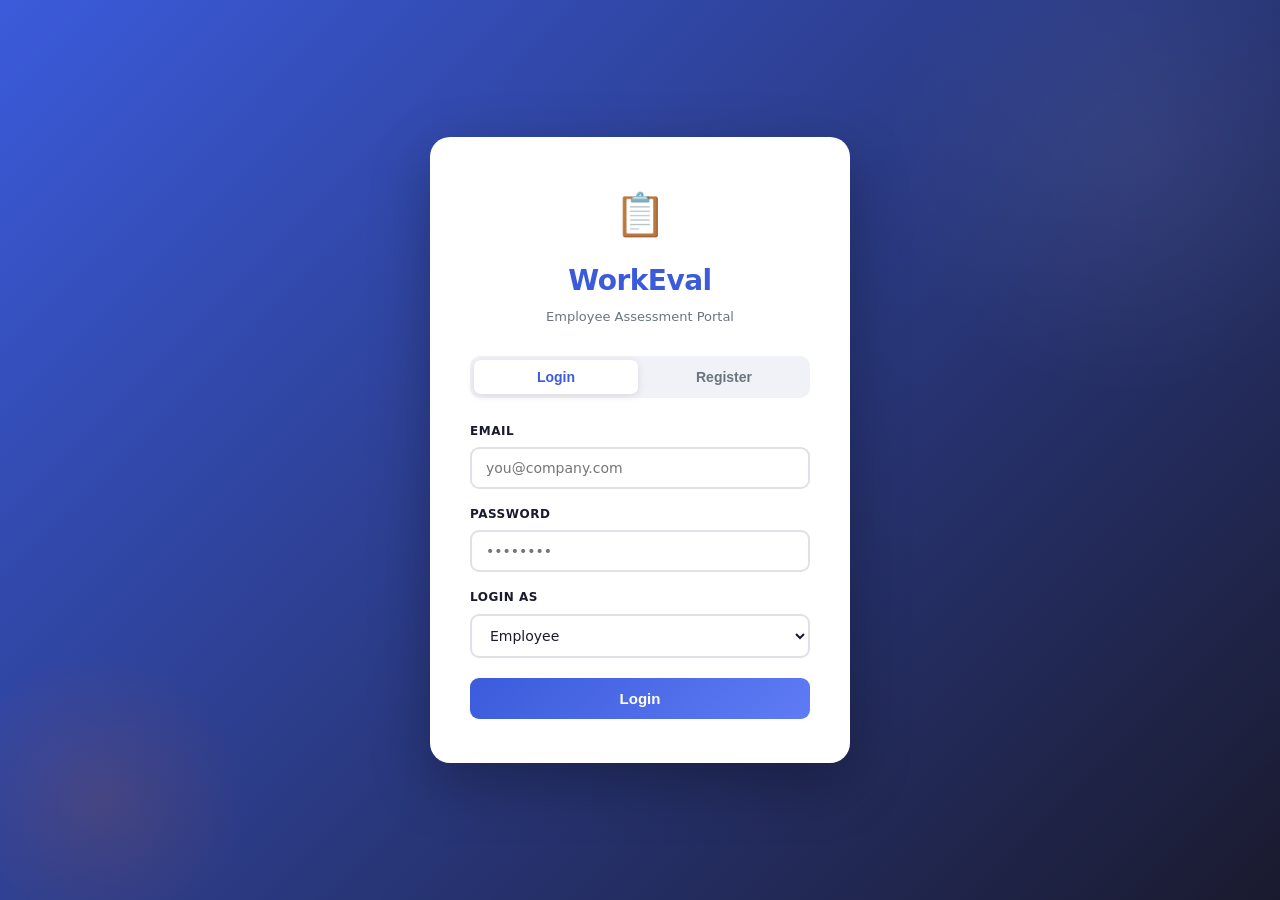
<file: Frontend/index.html>
<!DOCTYPE html>
<html lang="en">
<head>
  <meta charset="UTF-8" />
  <meta name="viewport" content="width=device-width, initial-scale=1.0"/>
  <title>WorkEval – Employee Assessment</title>
  <link rel="stylesheet" href="style.css" />
  <link href="https://fonts.googleapis.com/css2?family=Poppins:wght@300;400;500;600;700;800&display=swap" rel="stylesheet">
</head>
<body>
  <div class="auth-wrapper">
    <div class="auth-card">
      <div class="brand">
        <span class="brand-icon">📋</span>
        <h1>WorkEval</h1>
        <p>Employee Assessment Portal</p>
      </div>

      <div class="tabs">
        <button class="tab active" onclick="switchTab('login')">Login</button>
        <button class="tab" onclick="switchTab('register')">Register</button>
      </div>

      <!-- Login Form -->
      <div id="login-form">
        <div class="form-group">
          <label>Email</label>
          <input type="email" id="login-email" placeholder="you@company.com" />
        </div>
        <div class="form-group">
          <label>Password</label>
          <input type="password" id="login-password" placeholder="••••••••" />
        </div>
        <div class="form-group">
          <label>Login as</label>
          <select id="login-role">
            <option value="employee">Employee</option>
            <option value="admin">Admin / HR</option>
          </select>
        </div>
        <button class="btn-primary" onclick="login()">Login</button>
        <div id="login-msg" class="msg"></div>
      </div>

      <!-- Register Form -->
      <div id="register-form" style="display:none">
        <div class="form-group">
          <label>Full Name</label>
          <input type="text" id="reg-name" placeholder="Jane Smith" />
        </div>
        <div class="form-group">
          <label>Email</label>
          <input type="email" id="reg-email" placeholder="you@company.com" />
        </div>
        <div class="form-group">
          <label>Password</label>
          <input type="password" id="reg-password" placeholder="••••••••" />
        </div>
        <div class="form-group">
          <label>Department</label>
          <input type="text" id="reg-dept" placeholder="Engineering" />
        </div>
        <button class="btn-primary" onclick="register()">Create Account</button>
        <div id="register-msg" class="msg"></div>
      </div>
    </div>
  </div>
  <script src="config.js"></script>
    <script src="auth.js"></script>
</body>
</html>
</file>
<file: Frontend/style.css>
/* ============ RESET & BASE ============ */
*, *::before, *::after { box-sizing: border-box; margin: 0; padding: 0; }

:root {
  --bg: #f0f2f8;
  --white: #ffffff;
  --primary: #3b5bdb;
  --primary-light: #e7ecff;
  --primary-dark: #2f4ac4;
  --accent: #f76707;
  --text: #1a1a2e;
  --muted: #6c757d;
  --border: #dee2e6;
  --success: #2f9e44;
  --danger: #e03131;
  --warning: #f59f00;
  --shadow: 0 2px 16px rgba(59,91,219,0.08);
  --shadow-lg: 0 8px 32px rgba(59,91,219,0.15);
  --radius: 12px;
}

body {
  font-family: 'Segoe UI', system-ui, sans-serif;
  background: var(--bg);
  color: var(--text);
  line-height: 1.6;
  font-size: 15px;
}

/* ============ ANIMATIONS ============ */
@keyframes fadeInUp {
  from { opacity: 0; transform: translateY(20px); }
  to   { opacity: 1; transform: translateY(0); }
}
@keyframes fadeIn {
  from { opacity: 0; }
  to   { opacity: 1; }
}
@keyframes slideInLeft {
  from { opacity: 0; transform: translateX(-24px); }
  to   { opacity: 1; transform: translateX(0); }
}
@keyframes slideInRight {
  from { opacity: 0; transform: translateX(24px); }
  to   { opacity: 1; transform: translateX(0); }
}
@keyframes scaleIn {
  from { opacity: 0; transform: scale(0.92); }
  to   { opacity: 1; transform: scale(1); }
}
@keyframes pulse {
  0%, 100% { box-shadow: 0 0 0 0 rgba(59,91,219,0.3); }
  50%       { box-shadow: 0 0 0 10px rgba(59,91,219,0); }
}
@keyframes shimmer {
  0%   { background-position: -200% 0; }
  100% { background-position: 200% 0; }
}
@keyframes countUp {
  from { opacity: 0; transform: translateY(8px); }
  to   { opacity: 1; transform: translateY(0); }
}
@keyframes spin {
  to { transform: rotate(360deg); }
}
@keyframes bounceIn {
  0%   { transform: scale(0.3); opacity: 0; }
  50%  { transform: scale(1.05); }
  70%  { transform: scale(0.95); }
  100% { transform: scale(1); opacity: 1; }
}
@keyframes progressFill {
  from { width: 0%; }
}
@keyframes glow {
  0%, 100% { box-shadow: 0 0 8px rgba(59,91,219,0.4); }
  50%       { box-shadow: 0 0 20px rgba(59,91,219,0.7); }
}
@keyframes floatUp {
  0%   { transform: translateY(0); }
  50%  { transform: translateY(-6px); }
  100% { transform: translateY(0); }
}
@keyframes ripple {
  0%   { transform: scale(0); opacity: 0.5; }
  100% { transform: scale(4); opacity: 0; }
}

.animate-fade-up   { animation: fadeInUp 0.5s ease both; }
.animate-fade      { animation: fadeIn 0.4s ease both; }
.animate-scale     { animation: scaleIn 0.4s ease both; }
.animate-slide-left { animation: slideInLeft 0.4s ease both; }

/* Stagger delays */
.delay-1 { animation-delay: 0.05s; }
.delay-2 { animation-delay: 0.1s; }
.delay-3 { animation-delay: 0.15s; }
.delay-4 { animation-delay: 0.2s; }

/* ============ AUTH PAGE ============ */
.auth-wrapper {
  min-height: 100vh;
  display: flex;
  align-items: center;
  justify-content: center;
  background: linear-gradient(135deg, #3b5bdb 0%, #1a1a2e 100%);
  padding: 20px;
  position: relative;
  overflow: hidden;
}
.auth-wrapper::before {
  content: '';
  position: absolute;
  width: 500px; height: 500px;
  background: radial-gradient(circle, rgba(255,255,255,0.06) 0%, transparent 70%);
  top: -100px; right: -100px;
  animation: floatUp 6s ease-in-out infinite;
}
.auth-wrapper::after {
  content: '';
  position: absolute;
  width: 300px; height: 300px;
  background: radial-gradient(circle, rgba(247,103,7,0.12) 0%, transparent 70%);
  bottom: -50px; left: -50px;
  animation: floatUp 8s ease-in-out infinite reverse;
}

.auth-card {
  background: var(--white);
  border-radius: 20px;
  padding: 44px 40px;
  width: 100%;
  max-width: 420px;
  box-shadow: 0 20px 60px rgba(0,0,0,0.3);
  animation: scaleIn 0.5s ease;
  position: relative;
  z-index: 1;
}

.brand { text-align: center; margin-bottom: 28px; }
.brand-icon {
  font-size: 42px;
  display: block;
  margin-bottom: 10px;
  animation: bounceIn 0.7s ease;
}
.brand h1 {
  font-size: 28px;
  font-weight: 800;
  color: var(--primary);
  letter-spacing: -0.5px;
}
.brand p { color: var(--muted); font-size: 13px; margin-top: 4px; }

.tabs {
  display: flex;
  gap: 4px;
  background: var(--bg);
  border-radius: 10px;
  padding: 4px;
  margin-bottom: 24px;
}
.tab {
  flex: 1;
  padding: 9px;
  border: none;
  background: transparent;
  border-radius: 7px;
  cursor: pointer;
  font-size: 14px;
  font-weight: 600;
  color: var(--muted);
  transition: all 0.25s;
}
.tab.active {
  background: var(--white);
  color: var(--primary);
  box-shadow: 0 2px 8px rgba(0,0,0,0.1);
}

/* ============ FORMS ============ */
.form-group { margin-bottom: 16px; }
.form-group label {
  display: block;
  font-size: 12px;
  font-weight: 700;
  color: var(--text);
  margin-bottom: 6px;
  text-transform: uppercase;
  letter-spacing: 0.5px;
}
.form-group input,
.form-group select,
.form-group textarea {
  width: 100%;
  padding: 11px 14px;
  border: 2px solid var(--border);
  border-radius: 9px;
  font-size: 14px;
  font-family: inherit;
  background: var(--white);
  color: var(--text);
  transition: border 0.2s, box-shadow 0.2s;
  outline: none;
}
.form-group input:focus,
.form-group select:focus,
.form-group textarea:focus {
  border-color: var(--primary);
  box-shadow: 0 0 0 3px rgba(59,91,219,0.12);
}
.form-group textarea { resize: vertical; min-height: 80px; }

/* ============ BUTTONS ============ */
.btn-primary {
  width: 100%;
  padding: 12px;
  background: linear-gradient(135deg, var(--primary), #5f7cf5);
  color: #fff;
  border: none;
  border-radius: 9px;
  font-size: 15px;
  font-weight: 700;
  cursor: pointer;
  transition: all 0.25s;
  margin-top: 4px;
  position: relative;
  overflow: hidden;
}
.btn-primary:hover {
  transform: translateY(-1px);
  box-shadow: 0 6px 20px rgba(59,91,219,0.35);
}
.btn-primary:active { transform: translateY(0); }

/* Ripple effect on buttons */
.btn-primary::after {
  content: '';
  position: absolute;
  width: 100%; height: 100%;
  top: 0; left: 0;
  background: rgba(255,255,255,0.15);
  opacity: 0;
  transition: opacity 0.3s;
}
.btn-primary:hover::after { opacity: 1; }

.btn-sm {
  padding: 7px 16px;
  border-radius: 7px;
  font-size: 13px;
  font-weight: 600;
  cursor: pointer;
  border: none;
  transition: all 0.2s;
  position: relative;
  overflow: hidden;
}
.btn-sm:hover { transform: translateY(-1px); }
.btn-sm:active { transform: translateY(0); }

.btn-blue { background: var(--primary); color: #fff; }
.btn-blue:hover { background: var(--primary-dark); box-shadow: 0 4px 12px rgba(59,91,219,0.3); }
.btn-orange { background: var(--accent); color: #fff; }
.btn-orange:hover { background: #e05f00; }
.btn-red { background: var(--danger); color: #fff; }
.btn-red:hover { background: #c02929; box-shadow: 0 4px 12px rgba(224,49,49,0.3); }
.btn-green { background: var(--success); color: #fff; }
.btn-green:hover { background: #257a35; }
.btn-outline {
  background: transparent;
  color: var(--primary);
  border: 2px solid var(--primary);
}
.btn-outline:hover { background: var(--primary-light); }

/* ============ MESSAGES ============ */
.msg { margin-top: 10px; font-size: 13px; padding: 10px 14px; border-radius: 8px; display: none; animation: fadeInUp 0.3s ease; }
.msg.error { background: #fff5f5; color: var(--danger); border: 1.5px solid #ffc9c9; display: block; }
.msg.success { background: #ebfbee; color: var(--success); border: 1.5px solid #b2f2bb; display: block; }

/* ============ DASHBOARD LAYOUT ============ */
.dashboard { display: flex; min-height: 100vh; }

.sidebar {
  width: 220px;
  background: linear-gradient(180deg, #1a1a2e 0%, #2d2d4e 100%);
  padding: 24px 14px;
  display: flex;
  flex-direction: column;
  flex-shrink: 0;
  animation: slideInLeft 0.4s ease;
}

.sidebar-brand {
  display: flex;
  align-items: center;
  gap: 10px;
  margin-bottom: 32px;
  padding: 0 6px;
}
.sidebar-brand span { font-size: 24px; }
.sidebar-brand strong {
  font-size: 18px;
  color: #fff;
  font-weight: 800;
  letter-spacing: -0.3px;
}

.nav-item {
  display: flex;
  align-items: center;
  gap: 10px;
  padding: 10px 12px;
  border-radius: 9px;
  cursor: pointer;
  color: rgba(255,255,255,0.55);
  font-size: 14px;
  font-weight: 500;
  margin-bottom: 3px;
  transition: all 0.2s;
  border: none;
  background: transparent;
  width: 100%;
  text-align: left;
  position: relative;
  overflow: hidden;
}
.nav-item:hover {
  background: rgba(255,255,255,0.08);
  color: rgba(255,255,255,0.9);
  transform: translateX(3px);
}
.nav-item.active {
  background: linear-gradient(135deg, var(--primary), #5f7cf5);
  color: #fff;
  font-weight: 700;
  box-shadow: 0 4px 15px rgba(59,91,219,0.4);
}
.nav-item .icon { font-size: 16px; width: 20px; text-align: center; }

.sidebar-footer { margin-top: auto; }
.user-info {
  padding: 12px;
  border-top: 1px solid rgba(255,255,255,0.1);
  padding-top: 16px;
  margin-bottom: 8px;
}
.user-info .name { font-weight: 700; font-size: 14px; color: #fff; }
.user-info .role-badge { font-size: 11px; color: rgba(255,255,255,0.45); margin-top: 2px; }
.btn-logout {
  width: 100%;
  padding: 9px;
  background: rgba(255,255,255,0.07);
  border: 1px solid rgba(255,255,255,0.12);
  border-radius: 8px;
  cursor: pointer;
  font-size: 13px;
  color: rgba(255,255,255,0.55);
  transition: all 0.2s;
}
.btn-logout:hover {
  background: rgba(224,49,49,0.2);
  color: #ff8787;
  border-color: rgba(224,49,49,0.3);
}

.main-content {
  flex: 1;
  padding: 32px 36px;
  overflow-y: auto;
}

/* ============ PAGES ============ */
.page { display: none; }
.page.active { display: block; animation: fadeInUp 0.4s ease; }

.page-header { margin-bottom: 28px; }
.page-header h2 {
  font-size: 24px;
  font-weight: 800;
  letter-spacing: -0.3px;
}
.page-header p { color: var(--muted); font-size: 14px; margin-top: 5px; }

/* ============ CARDS ============ */
.card {
  background: var(--white);
  border-radius: var(--radius);
  padding: 22px 24px;
  box-shadow: var(--shadow);
  border: 1px solid rgba(0,0,0,0.04);
  transition: box-shadow 0.3s;
}
.card:hover { box-shadow: var(--shadow-lg); }

/* ============ STAT CARDS ============ */
.stats-row {
  display: grid;
  grid-template-columns: repeat(auto-fit, minmax(160px, 1fr));
  gap: 16px;
  margin-bottom: 28px;
}
.stat-card {
  background: var(--white);
  border-radius: var(--radius);
  padding: 20px 22px;
  box-shadow: var(--shadow);
  border: 1px solid rgba(0,0,0,0.04);
  transition: all 0.3s;
  animation: fadeInUp 0.5s ease both;
}
.stat-card:hover {
  transform: translateY(-3px);
  box-shadow: var(--shadow-lg);
}
.stat-card .stat-label {
  font-size: 11px;
  color: var(--muted);
  text-transform: uppercase;
  letter-spacing: 0.8px;
  font-weight: 700;
}
.stat-card .stat-value {
  font-size: 34px;
  font-weight: 800;
  color: var(--primary);
  margin: 6px 0 2px;
  animation: countUp 0.6s ease;
}
.stat-card .stat-icon {
  font-size: 24px;
  margin-bottom: 8px;
  display: block;
}

/* ============ TABLE ============ */
.table-wrap { overflow-x: auto; }
table { width: 100%; border-collapse: collapse; font-size: 14px; }
thead tr { background: #f8f9ff; }
th, td { padding: 12px 16px; text-align: left; border-bottom: 1px solid #f0f2f8; }
th {
  font-weight: 700;
  font-size: 11px;
  text-transform: uppercase;
  letter-spacing: 0.6px;
  color: var(--muted);
}
tbody tr {
  transition: background 0.15s, transform 0.15s;
}
tbody tr:hover {
  background: #f8f9ff;
}
tr:last-child td { border-bottom: none; }

/* ============ BADGE ============ */
.badge {
  display: inline-block;
  padding: 4px 12px;
  border-radius: 99px;
  font-size: 12px;
  font-weight: 700;
}
.badge-green { background: #ebfbee; color: var(--success); }
.badge-orange { background: #fff4e6; color: var(--accent); }
.badge-red { background: #fff5f5; color: var(--danger); }
.badge-blue { background: var(--primary-light); color: var(--primary); }
.badge-gray { background: var(--bg); color: var(--muted); }

/* ============ QUIZ ============ */
.quiz-container { max-width: 700px; }
.quiz-header { margin-bottom: 24px; }
.quiz-header h3 { font-size: 20px; font-weight: 800; }

.progress-bar-wrap {
  background: var(--border);
  border-radius: 99px;
  height: 7px;
  margin: 14px 0 6px;
  overflow: hidden;
}
.progress-bar {
  background: linear-gradient(90deg, var(--primary), #5f7cf5);
  height: 7px;
  border-radius: 99px;
  transition: width 0.4s cubic-bezier(0.4,0,0.2,1);
  animation: progressFill 0.5s ease;
}
.q-count { font-size: 13px; color: var(--muted); font-weight: 600; }

.question-card {
  animation: fadeInUp 0.35s ease;
}
.question-card .q-text {
  font-size: 17px;
  font-weight: 700;
  margin-bottom: 18px;
  line-height: 1.5;
}

.option {
  display: flex;
  align-items: center;
  gap: 12px;
  padding: 13px 16px;
  border: 2px solid var(--border);
  border-radius: 10px;
  margin-bottom: 10px;
  cursor: pointer;
  transition: all 0.2s;
  font-size: 14px;
  position: relative;
  overflow: hidden;
}
.option:hover {
  border-color: var(--primary);
  background: #f0f4ff;
  transform: translateX(4px);
}
.option.selected {
  border-color: var(--primary);
  background: #e7ecff;
  font-weight: 600;
  color: var(--text);
}
.option span { flex: 1; font-size: 14px; color: inherit; }
.option input[type=radio] { accent-color: var(--primary); width: 16px; height: 16px; flex-shrink: 0; }

.quiz-nav { display: flex; gap: 10px; margin-top: 20px; }

/* ============ RESULT ============ */
.result-box {
  text-align: center;
  padding: 40px 32px;
  max-width: 520px;
  margin: 0 auto;
  animation: scaleIn 0.5s ease;
}
.result-circle {
  width: 140px;
  height: 140px;
  border-radius: 50%;
  background: linear-gradient(135deg, var(--primary), #5f7cf5);
  display: flex;
  flex-direction: column;
  align-items: center;
  justify-content: center;
  margin: 0 auto 20px;
  box-shadow: 0 8px 32px rgba(59,91,219,0.3);
  animation: bounceIn 0.7s ease, glow 3s ease-in-out infinite;
}
.result-score {
  font-size: 44px;
  font-weight: 900;
  color: #fff;
  line-height: 1;
}
.result-score-label { font-size: 12px; color: rgba(255,255,255,0.75); font-weight: 600; }
.result-quiz-name { font-size: 14px; color: var(--muted); margin-bottom: 12px; }
.performance-tag {
  display: inline-block;
  padding: 8px 22px;
  border-radius: 99px;
  font-size: 15px;
  font-weight: 800;
  margin-bottom: 24px;
  animation: bounceIn 0.6s 0.2s ease both;
}
.result-stats {
  display: flex;
  gap: 0;
  border: 1px solid var(--border);
  border-radius: 12px;
  overflow: hidden;
  margin-bottom: 22px;
}
.result-stat {
  flex: 1;
  padding: 14px;
  border-right: 1px solid var(--border);
  animation: fadeInUp 0.4s ease both;
}
.result-stat:last-child { border-right: none; }
.result-stat-val { font-size: 20px; font-weight: 800; color: var(--primary); }
.result-stat-lbl { font-size: 11px; color: var(--muted); text-transform: uppercase; letter-spacing: 0.5px; margin-top: 2px; }

.feedback-box {
  background: linear-gradient(135deg, #f8f9ff, #fff);
  border-radius: 12px;
  padding: 18px 20px;
  text-align: left;
  font-size: 14px;
  line-height: 1.75;
  color: var(--text);
  border-left: 4px solid var(--primary);
  margin-bottom: 24px;
  animation: fadeInUp 0.5s 0.3s ease both;
}
.feedback-box .fb-label {
  font-weight: 800;
  font-size: 11px;
  text-transform: uppercase;
  color: var(--primary);
  margin-bottom: 8px;
  letter-spacing: 0.8px;
  display: flex;
  align-items: center;
  gap: 6px;
}

/* ============ MODAL ============ */
.modal-overlay {
  position: fixed; inset: 0;
  background: rgba(0,0,0,0.5);
  display: flex; align-items: center; justify-content: center;
  z-index: 1000;
  padding: 20px;
  animation: fadeIn 0.2s ease;
  backdrop-filter: blur(2px);
}
.modal {
  background: var(--white);
  border-radius: 16px;
  padding: 30px;
  width: 100%;
  max-width: 480px;
  box-shadow: 0 20px 60px rgba(0,0,0,0.2);
  animation: scaleIn 0.3s ease;
}
.modal h3 { font-size: 19px; font-weight: 800; margin-bottom: 20px; }
.modal-footer { display: flex; gap: 10px; justify-content: flex-end; margin-top: 22px; }

/* ============ LOADING ============ */
.loading-spinner {
  display: inline-block;
  width: 18px; height: 18px;
  border: 2px solid rgba(255,255,255,0.3);
  border-top-color: #fff;
  border-radius: 50%;
  animation: spin 0.7s linear infinite;
  vertical-align: middle;
  margin-right: 6px;
}

/* Skeleton loader */
.skeleton {
  background: linear-gradient(90deg, #f0f2f8 25%, #e8eaf0 50%, #f0f2f8 75%);
  background-size: 200% 100%;
  animation: shimmer 1.5s infinite;
  border-radius: 6px;
}

/* ============ MISC ============ */
.section-title {
  font-size: 16px;
  font-weight: 800;
  margin-bottom: 16px;
  letter-spacing: -0.2px;
}
.flex-between { display: flex; align-items: center; justify-content: space-between; flex-wrap: wrap; gap: 10px; }
.mt-16 { margin-top: 16px; }
.mt-8 { margin-top: 8px; }
.empty-state {
  text-align: center;
  padding: 48px;
  color: var(--muted);
  font-size: 14px;
}
.empty-state span { display: block; font-size: 40px; margin-bottom: 10px; }

/* ============ QUIZ LIST CARDS ============ */
.quiz-list-card {
  background: var(--white);
  border-radius: 12px;
  padding: 20px 22px;
  margin-bottom: 12px;
  border: 2px solid transparent;
  box-shadow: var(--shadow);
  transition: all 0.25s;
  animation: fadeInUp 0.4s ease both;
}
.quiz-list-card:hover {
  border-color: var(--primary);
  transform: translateY(-2px);
  box-shadow: var(--shadow-lg);
}

/* ============ SCORE PILL ============ */
.score-pill {
  display: inline-block;
  padding: 4px 14px;
  border-radius: 99px;
  font-weight: 800;
  font-size: 13px;
}

@media (max-width: 768px) {
  .sidebar { display: none; }
  .main-content { padding: 16px; }
  .stats-row { grid-template-columns: repeat(2, 1fr); }
}

/* ============ ANIMATIONS ============ */

/* Page load fade-in */
@keyframes fadeInUp {
  from { opacity: 0; transform: translateY(22px); }
  to   { opacity: 1; transform: translateY(0); }
}
@keyframes fadeIn {
  from { opacity: 0; }
  to   { opacity: 1; }
}
@keyframes slideInLeft {
  from { opacity: 0; transform: translateX(-24px); }
  to   { opacity: 1; transform: translateX(0); }
}
@keyframes slideInRight {
  from { opacity: 0; transform: translateX(24px); }
  to   { opacity: 1; transform: translateX(0); }
}
@keyframes scaleIn {
  from { opacity: 0; transform: scale(0.88); }
  to   { opacity: 1; transform: scale(1); }
}
@keyframes popIn {
  0%   { opacity: 0; transform: scale(0.5); }
  70%  { transform: scale(1.08); }
  100% { opacity: 1; transform: scale(1); }
}
@keyframes pulse {
  0%, 100% { transform: scale(1); }
  50%       { transform: scale(1.04); }
}
@keyframes shimmer {
  0%   { background-position: -400px 0; }
  100% { background-position: 400px 0; }
}
@keyframes countUp {
  from { opacity: 0; transform: translateY(10px); }
  to   { opacity: 1; transform: translateY(0); }
}
@keyframes progressFill {
  from { width: 0%; }
}
@keyframes spin {
  to { transform: rotate(360deg); }
}
@keyframes bounceIn {
  0%   { opacity: 0; transform: scale(0.3); }
  50%  { opacity: 1; transform: scale(1.05); }
  70%  { transform: scale(0.9); }
  100% { transform: scale(1); }
}
@keyframes ripple {
  to { transform: scale(4); opacity: 0; }
}
@keyframes float {
  0%, 100% { transform: translateY(0px); }
  50%       { transform: translateY(-6px); }
}
@keyframes glow {
  0%, 100% { box-shadow: 0 0 5px rgba(59,91,219,0.3); }
  50%       { box-shadow: 0 0 20px rgba(59,91,219,0.6); }
}

/* Auth card */
.auth-card {
  animation: scaleIn 0.45s cubic-bezier(0.34, 1.56, 0.64, 1) both;
}
.brand { animation: fadeInUp 0.5s 0.1s both; }
.tabs  { animation: fadeInUp 0.5s 0.2s both; }
#login-form, #register-form { animation: fadeInUp 0.4s 0.25s both; }

/* Sidebar */
.sidebar { animation: slideInLeft 0.4s cubic-bezier(0.22,1,0.36,1) both; }
.nav-item {
  transition: all 0.2s cubic-bezier(0.22,1,0.36,1);
  position: relative; overflow: hidden;
}
.nav-item::after {
  content: ''; position: absolute; inset: 0;
  background: radial-gradient(circle, rgba(59,91,219,0.15) 0%, transparent 70%);
  opacity: 0; transition: opacity 0.3s;
}
.nav-item:hover::after { opacity: 1; }
.nav-item.active { animation: none; }

/* Page transitions */
.page.active { animation: fadeInUp 0.35s cubic-bezier(0.22,1,0.36,1) both; }

/* KPI / Stat cards */
.kpi, .stat-card {
  transition: transform 0.25s cubic-bezier(0.22,1,0.36,1), box-shadow 0.25s;
}
.kpi:hover, .stat-card:hover {
  transform: translateY(-4px);
  box-shadow: 0 8px 28px rgba(59,91,219,0.15);
}
.kpi { animation: fadeInUp 0.5s both; }
.kpi:nth-child(1) { animation-delay: 0.05s; }
.kpi:nth-child(2) { animation-delay: 0.12s; }
.kpi:nth-child(3) { animation-delay: 0.19s; }
.kpi:nth-child(4) { animation-delay: 0.26s; }

/* KPI values count up */
.kpi-val, .stat-value { animation: countUp 0.6s 0.3s both; }

/* Cards */
.card {
  animation: fadeInUp 0.4s 0.1s both;
  transition: box-shadow 0.25s;
}
.card:hover { box-shadow: 0 6px 24px rgba(0,0,0,0.1); }

/* Recent submission cards */
.sub-card {
  animation: slideInRight 0.4s both;
  transition: transform 0.2s, box-shadow 0.2s;
}
.sub-card:hover { transform: translateX(4px); box-shadow: 0 4px 16px rgba(59,91,219,0.1); }
.sub-card:nth-child(1) { animation-delay: 0.05s; }
.sub-card:nth-child(2) { animation-delay: 0.12s; }
.sub-card:nth-child(3) { animation-delay: 0.19s; }
.sub-card:nth-child(4) { animation-delay: 0.26s; }
.sub-card:nth-child(5) { animation-delay: 0.33s; }
.sub-card:nth-child(6) { animation-delay: 0.40s; }

/* Employee cards */
.emp-card {
  transition: transform 0.25s cubic-bezier(0.22,1,0.36,1), box-shadow 0.25s, border-color 0.2s;
  animation: fadeInUp 0.5s both;
}
.emp-card:nth-child(1) { animation-delay: 0.05s; }
.emp-card:nth-child(2) { animation-delay: 0.12s; }
.emp-card:nth-child(3) { animation-delay: 0.19s; }
.emp-card:nth-child(4) { animation-delay: 0.26s; }
.emp-card:nth-child(5) { animation-delay: 0.33s; }

/* Quiz list cards */
.quiz-card {
  animation: fadeInUp 0.4s both;
  transition: transform 0.2s, box-shadow 0.2s;
}
.quiz-card:hover { transform: translateX(4px); box-shadow: 0 4px 16px rgba(59,91,219,0.08); }
.quiz-card:nth-child(1) { animation-delay: 0.05s; }
.quiz-card:nth-child(2) { animation-delay: 0.12s; }
.quiz-card:nth-child(3) { animation-delay: 0.19s; }

/* Table rows */
tbody tr {
  animation: fadeInUp 0.3s both;
  transition: background 0.15s;
}
tbody tr:nth-child(1) { animation-delay: 0.04s; }
tbody tr:nth-child(2) { animation-delay: 0.08s; }
tbody tr:nth-child(3) { animation-delay: 0.12s; }
tbody tr:nth-child(4) { animation-delay: 0.16s; }
tbody tr:nth-child(5) { animation-delay: 0.20s; }
tbody tr:nth-child(6) { animation-delay: 0.24s; }

/* Buttons */
.btn-primary {
  transition: transform 0.15s, box-shadow 0.15s, background 0.2s;
  position: relative; overflow: hidden;
}
.btn-primary:hover  { transform: translateY(-1px); box-shadow: 0 4px 14px rgba(59,91,219,0.35); }
.btn-primary:active { transform: translateY(0); }

.btn-sm {
  transition: transform 0.15s, box-shadow 0.15s;
  position: relative; overflow: hidden;
}
.btn-sm:hover  { transform: translateY(-1px); }
.btn-sm:active { transform: translateY(0); }

/* Ripple effect on buttons */
.btn-primary::after, .btn-sm::after {
  content: ''; position: absolute;
  width: 10px; height: 10px;
  border-radius: 50%;
  background: rgba(255,255,255,0.35);
  transform: scale(0); opacity: 0;
  transition: none;
}

/* Badge animations */
.badge { transition: transform 0.2s; }
.badge:hover { transform: scale(1.08); }

/* Quiz options */
.option {
  transition: all 0.18s cubic-bezier(0.22,1,0.36,1);
  animation: fadeInUp 0.3s both;
}
.option:nth-child(1) { animation-delay: 0.05s; }
.option:nth-child(2) { animation-delay: 0.1s; }
.option:nth-child(3) { animation-delay: 0.15s; }
.option:nth-child(4) { animation-delay: 0.2s; }
.option:hover { transform: translateX(4px); }
.option.selected { animation: pulse 0.3s ease; }

/* Progress bar */
.progress-bar { animation: progressFill 0.6s cubic-bezier(0.22,1,0.36,1) both; }

/* Result page */
.result-box { animation: scaleIn 0.5s cubic-bezier(0.34,1.56,0.64,1) both; }
.result-score { animation: bounceIn 0.7s 0.2s both; }
.performance-tag { animation: popIn 0.5s 0.5s both; }
.feedback-box { animation: fadeInUp 0.5s 0.7s both; }

/* Sidebar brand floating */
.sidebar-brand span { animation: float 3s ease-in-out infinite; display: inline-block; }

/* Loading skeleton shimmer */
.skeleton {
  background: linear-gradient(90deg, #f0f0f0 25%, #e0e0e0 50%, #f0f0f0 75%);
  background-size: 400px 100%;
  animation: shimmer 1.4s infinite;
  border-radius: 6px;
  height: 16px;
}

/* Spinner */
.spinner {
  width: 20px; height: 20px;
  border: 2px solid rgba(59,91,219,0.2);
  border-top-color: var(--primary);
  border-radius: 50%;
  animation: spin 0.7s linear infinite;
  display: inline-block; margin-right: 8px; vertical-align: middle;
}

/* Modal */
.modal-overlay { animation: fadeIn 0.2s both; }
.modal { animation: scaleIn 0.3s cubic-bezier(0.34,1.56,0.64,1) both; }

/* Detail header */
.detail-header { animation: slideInLeft 0.4s cubic-bezier(0.22,1,0.36,1) both; }

/* Input focus animation */
.form-group input:focus,
.form-group select:focus,
.form-group textarea:focus {
  transform: scale(1.005);
}

/* Score pill hover */
.score-pill {
  transition: transform 0.2s;
  display: inline-block;
}
.score-pill:hover { transform: scale(1.1); }

/* Glow on active nav */
.nav-item.active { animation: none; }

/* Smooth sidebar transitions */
.sidebar-footer { animation: fadeInUp 0.5s 0.4s both; }

/* Toast notification */
.toast {
  position: fixed; bottom: 24px; right: 24px;
  background: var(--text); color: #fff;
  padding: 12px 20px; border-radius: 10px;
  font-size: 14px; font-weight: 500;
  box-shadow: 0 4px 20px rgba(0,0,0,0.2);
  animation: slideInRight 0.35s cubic-bezier(0.22,1,0.36,1) both;
  z-index: 9999;
}
.toast.success { background: var(--success); }
.toast.error   { background: var(--danger); }

/* Fade out toast */
.toast.hide {
  animation: fadeIn 0.3s reverse both;
}

/* ── TIMER ── */
.timer-bar-wrap { background: #eee; border-radius: 99px; height: 5px; margin-bottom: 6px; }
.timer-bar { height: 5px; border-radius: 99px; transition: width 1s linear, background 0.5s; }
.timer-display {
  font-size: 13px; font-weight: 700; color: var(--primary);
  display: flex; align-items: center; gap: 6px; margin-bottom: 10px;
}
.timer-display.warning { color: var(--warning); animation: pulse 0.8s infinite; }
.timer-display.danger  { color: var(--danger);  animation: pulse 0.4s infinite; }

/* ── RESULT PAGE (full) ── */
.result-page { max-width: 680px; margin: 0 auto; }
.result-hero {
  background: linear-gradient(135deg, var(--primary) 0%, #5c7cfa 100%);
  border-radius: 16px; padding: 36px; text-align: center;
  color: #fff; margin-bottom: 20px;
  animation: scaleIn 0.5s cubic-bezier(0.34,1.56,0.64,1) both;
}
.result-hero .big-score { font-size: 72px; font-weight: 900; line-height: 1; }
.result-hero .score-label { font-size: 14px; opacity: 0.8; margin-top: 4px; }
.result-hero .perf-tag {
  display: inline-block; padding: 5px 18px; border-radius: 99px;
  background: rgba(255,255,255,0.2); font-weight: 700; margin-top: 12px; font-size: 15px;
  animation: popIn 0.5s 0.4s both;
}
.result-stats {
  display: grid; grid-template-columns: repeat(3,1fr); gap: 12px; margin-bottom: 20px;
  animation: fadeInUp 0.5s 0.2s both;
}
.res-stat {
  background: #fff; border: 1px solid var(--border); border-radius: 10px;
  padding: 14px; text-align: center;
}
.res-stat-val { font-size: 22px; font-weight: 800; color: var(--primary); }
.res-stat-lbl { font-size: 11px; color: var(--muted); text-transform: uppercase; margin-top: 2px; }
.feedback-card {
  background: #fff; border: 1px solid var(--border); border-radius: 12px;
  padding: 20px 22px; margin-bottom: 16px;
  border-left: 4px solid var(--primary);
  animation: fadeInUp 0.5s 0.35s both;
}
.feedback-card .fb-title { font-size: 12px; font-weight: 700; text-transform: uppercase;
  color: var(--muted); letter-spacing: 0.5px; margin-bottom: 8px; }
.feedback-card p { font-size: 14px; line-height: 1.7; color: var(--text); }
.result-actions { display: flex; gap: 10px; animation: fadeInUp 0.5s 0.5s both; }

/* ── Q&A REVIEW ── */
.review-item {
  background: #fff; border: 1px solid var(--border); border-radius: 10px;
  padding: 16px 18px; margin-bottom: 10px;
  animation: fadeInUp 0.3s both;
}
.review-item .r-question { font-weight: 700; font-size: 14px; margin-bottom: 10px; }
.review-opt {
  display: flex; align-items: center; gap: 10px;
  padding: 8px 12px; border-radius: 8px; margin-bottom: 6px; font-size: 13px;
}
.review-opt.correct  { background: #ebfbee; color: #2f9e44; font-weight: 600; }
.review-opt.wrong    { background: #fff5f5; color: #e03131; }
.review-opt.neutral  { background: var(--bg); color: var(--muted); }
.review-opt .r-icon  { font-size: 14px; flex-shrink: 0; }
</file>
